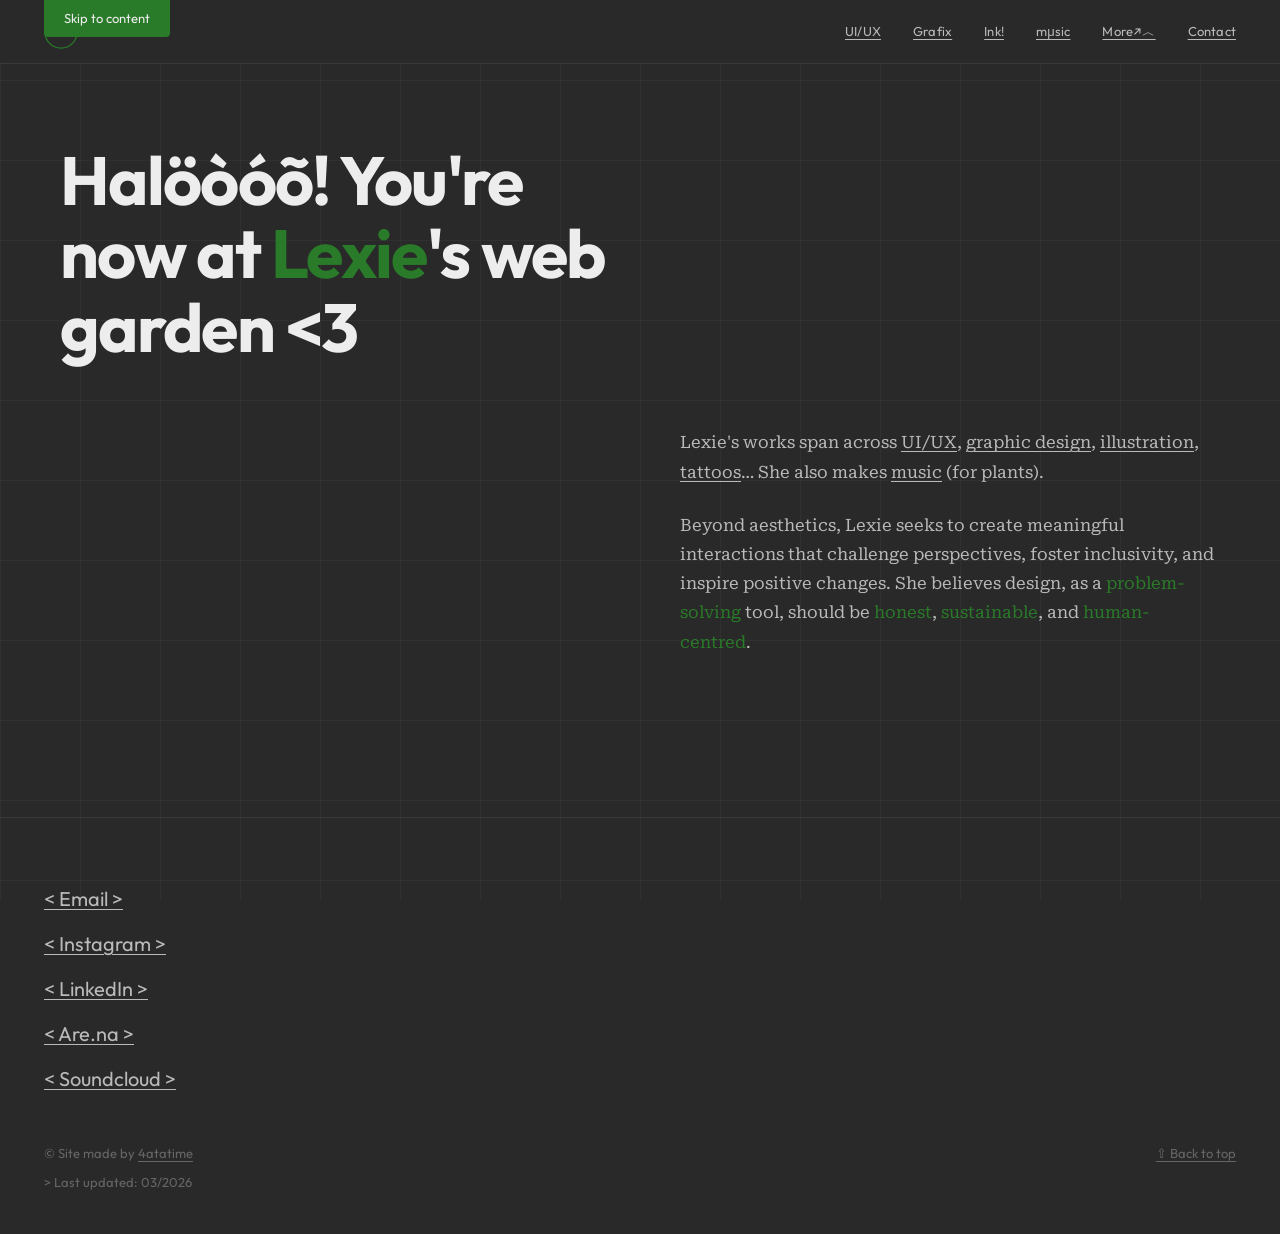
<file: index.html>
<!DOCTYPE html>
<html lang="en">
<head>
  <meta charset="UTF-8">
  <meta name="viewport" content="width=device-width, initial-scale=1.0">
  <title>Lexie Yu — 4atatime</title>
  <meta name="description"
        content="Lexie Yu's web garden — UI/UX, graphic design, illustration, tattoos, music and more.">

  <!-- Open Graph -->
  <meta property="og:title"       content="Lexie Yu — 4atatime">
  <meta property="og:description" content="Lexie's web garden — UI/UX, graphic design, illustration, tattoos, music and more.">
  <meta property="og:type"        content="website">
  <meta property="og:url"         content="https://4atatime.xyz">
  <meta property="og:image"       content="/assets/images/og-image.png">

  <!-- Favicon -->
  <link rel="icon" href="/assets/images/favicon.svg" type="image/svg+xml">

  <!-- CSS -->
  <link rel="stylesheet" href="/css/reset.css">
  <link rel="stylesheet" href="/css/variables.css">
  <link rel="stylesheet" href="/css/global.css">
  <link rel="stylesheet" href="/css/home.css">
</head>
<body>

  <!-- Nav injected here by components.js -->
  <div id="nav-placeholder"></div>

  <div class="page-content">
    <main id="main-content">

      <section class="hero" aria-labelledby="hero-heading">
        <h1 class="hero-heading" id="hero-heading">
          Halöòóõ! You're now at <span class="accent">Lexie</span>'s web garden &lt;3
        </h1>
      </section>

      <section class="bio" aria-label="About Lexie">
        <div class="bio-text">
          <p>
            Lexie's works span across
            <a href="/uiux.html">UI/UX</a>,
            <a href="/grafix.html">graphic design</a>,
            <a href="/grafix.html">illustration</a>,
            <a href="/ink.html">tattoos</a>…
            She also makes <a href="/music.html">music</a> (for plants).
          </p>
          <p>
            Beyond aesthetics, Lexie seeks to create meaningful interactions that challenge
            perspectives, foster inclusivity, and inspire positive changes. She believes design,
            as a <span class="accent">problem-solving</span> tool, should be
            <span class="accent">honest</span>,
            <span class="accent">sustainable</span>, and
            <span class="accent">human-centred</span>.
          </p>
        </div>
      </section>

    </main>

    <!-- Footer injected here by components.js -->
    <div id="footer-placeholder"></div>
  </div>

  <!-- Scripts -->
  <script src="/js/components.js"></script>
  <script src="/js/nav.js"></script>
  <script>
    (function() {
      var hash = window.location.hash;
      if (hash && (hash.indexOf('invite_token=') > -1 || hash.indexOf('recovery_token=') > -1)) {
        window.location.replace('/admin/' + hash);
      }
    })();
  </script>
</body>
</html>
</file>
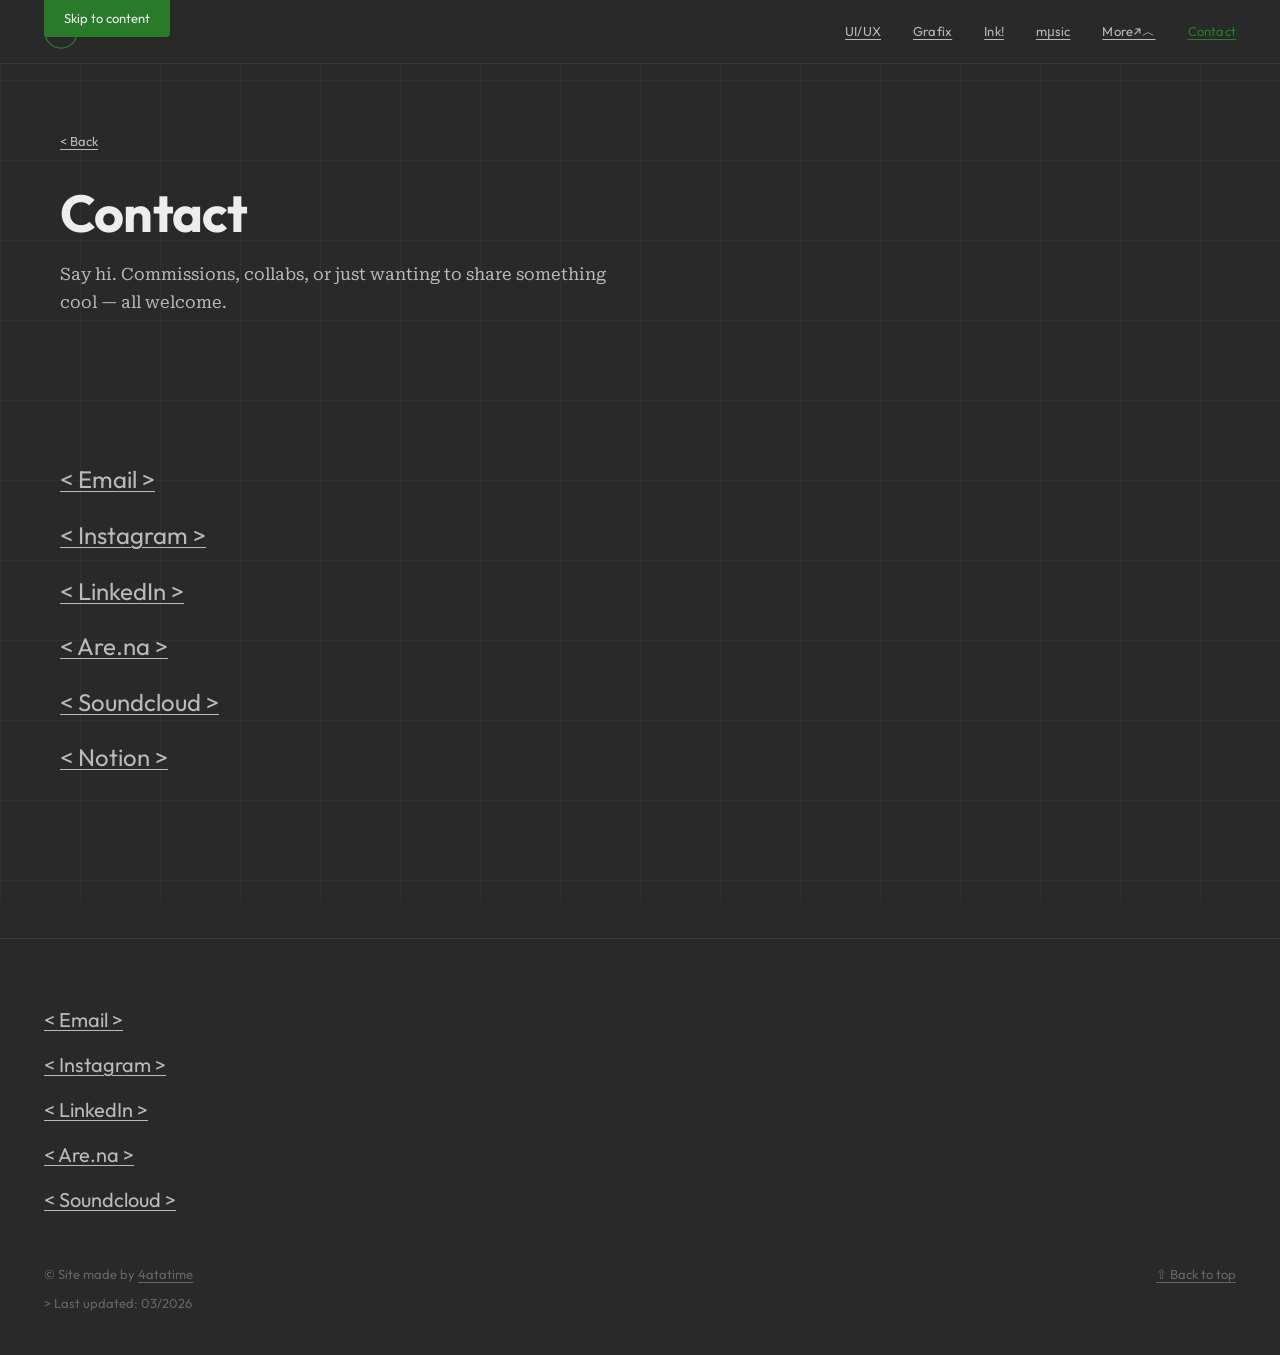
<file: contact.html>
<!DOCTYPE html>
<html lang="en">
<head>
  <meta charset="UTF-8">
  <meta name="viewport" content="width=device-width, initial-scale=1.0">
  <title>Contact — Lexie Yu</title>
  <meta name="description" content="Get in touch with Lexie Yu — email, Instagram, LinkedIn, Are.na, Soundcloud.">
  <link rel="icon" href="/assets/images/favicon.svg" type="image/svg+xml">
  <link rel="stylesheet" href="/css/reset.css">
  <link rel="stylesheet" href="/css/variables.css">
  <link rel="stylesheet" href="/css/global.css">
  <link rel="stylesheet" href="/css/section.css">
</head>
<body>

  <div id="nav-placeholder"></div>

  <div class="page-content">
    <main id="main-content">

      <div class="section-header">
        <a href="/" class="section-back">&lt; Back</a>
        <h1 class="section-title">Contact</h1>
        <p class="section-description">
          Say hi. Commissions, collabs, or just wanting to share something cool — all welcome.
        </p>
      </div>

      <section class="contact-section" aria-label="Contact links">
        <nav class="contact-links" aria-label="Contact and social links">
          <a href="mailto:lexieyu42yce@gmail.com">&lt; Email &gt;</a>
          <a href="https://www.instagram.com/4_atatime_/"
             target="_blank" rel="noopener noreferrer">&lt; Instagram &gt;</a>
          <a href="https://www.linkedin.com/in/lexie-yu-720387260/"
             target="_blank" rel="noopener noreferrer">&lt; LinkedIn &gt;</a>
          <a href="https://www.are.na/4-atatime/channels"
             target="_blank" rel="noopener noreferrer">&lt; Are.na &gt;</a>
          <a href="https://soundcloud.com/lexie-yu-270763808/tracks"
             target="_blank" rel="noopener noreferrer">&lt; Soundcloud &gt;</a>
          <a href="https://www.notion.so/4atatime/Lexie-Yu-4atatime-5d66f27acd654f31a29fca320ad33f63"
             target="_blank" rel="noopener noreferrer">&lt; Notion &gt;</a>
        </nav>
      </section>

    </main>
    <div id="footer-placeholder"></div>
  </div>

  <script src="/js/components.js"></script>
  <script src="/js/nav.js"></script>
</body>
</html>
</file>
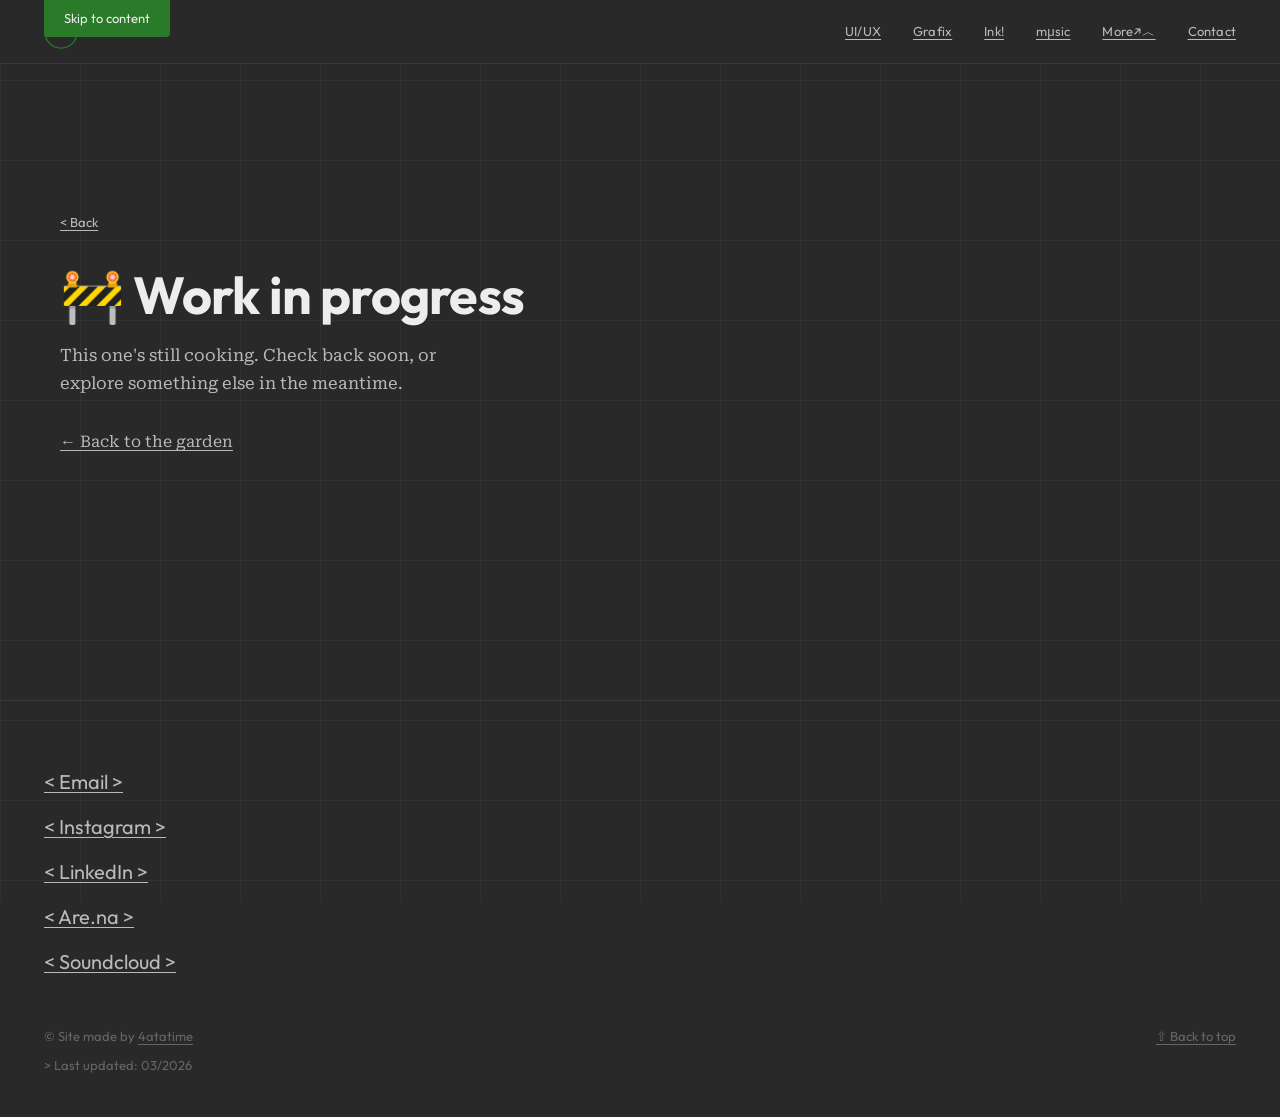
<file: wip.html>
<!DOCTYPE html>
<html lang="en">
<head>
  <meta charset="UTF-8">
  <meta name="viewport" content="width=device-width, initial-scale=1.0">
  <title>Coming Soon — Lexie Yu</title>
  <meta name="description" content="Work in progress — Lexie Yu's web garden.">
  <link rel="icon" href="/assets/images/favicon.svg" type="image/svg+xml">
  <link rel="stylesheet" href="/css/reset.css">
  <link rel="stylesheet" href="/css/variables.css">
  <link rel="stylesheet" href="/css/global.css">
  <link rel="stylesheet" href="/css/section.css">
</head>
<body>

  <div id="nav-placeholder"></div>

  <div class="page-content">
    <main id="main-content">
      <div class="wip-section">
        <a href="/" class="section-back">&lt; Back</a>
        <h1>🚧 Work in progress</h1>
        <p>This one's still cooking. Check back soon, or explore something else in the meantime.</p>
        <a href="/">← Back to the garden</a>
      </div>
    </main>
    <div id="footer-placeholder"></div>
  </div>

  <script src="/js/components.js"></script>
  <script src="/js/nav.js"></script>
</body>
</html>
</file>
<file: css/variables.css>
/* ============================================================
   variables.css — Design Tokens for 4atatime
   ============================================================

   FONTS
   ─────
   Display / Headlines / Nav / Logo → Berliner Grotesk (self-hosted)
   Body / Paragraph / Details       → Roboto Serif (Google Fonts)

   TO USE BERLINER GROTESK:
   1. Purchase a web licence at optimo.ch
   2. Place the .woff2 files in /assets/fonts/
      - BerlinerGrotesk-Regular.woff2
      - BerlinerGrotesk-Medium.woff2
      - BerlinerGrotesk-Bold.woff2
   3. Uncomment the @font-face block below
   Until then, Outfit (Google Fonts) is the visual stand-in.
   ============================================================ */

/* Berliner Grotesk — uncomment once font files are in /assets/fonts/ */
/*
@font-face {
  font-family: 'Berliner Grotesk';
  src: url('../assets/fonts/BerlinerGrotesk-Regular.woff2') format('woff2');
  font-weight: 400;
  font-style: normal;
  font-display: swap;
}
@font-face {
  font-family: 'Berliner Grotesk';
  src: url('../assets/fonts/BerlinerGrotesk-Medium.woff2') format('woff2');
  font-weight: 500;
  font-style: normal;
  font-display: swap;
}
@font-face {
  font-family: 'Berliner Grotesk';
  src: url('../assets/fonts/BerlinerGrotesk-Bold.woff2') format('woff2');
  font-weight: 700;
  font-style: normal;
  font-display: swap;
}
*/

:root {
  /* ── Colors ─────────────────────────────── */
  --color-bg:        #292929;
  --color-text:      #BABABA;
  --color-accent:    #2A7B29;
  --color-white:     #EDEDED;
  --color-black:     #141414;
  --color-muted:     rgba(186, 186, 186, 0.42);
  --color-border:    rgba(186, 186, 186, 0.11);
  --color-nav-bg:    rgba(41, 41, 41, 0.88);

  /* ── Fonts ───────────────────────────────── */
  /* Swap 'Berliner Grotesk' to front once font files are in assets/fonts/ */
  --font-display: 'Berliner Grotesk', 'Outfit', 'DM Sans', sans-serif;
  --font-body:    'Roboto Serif', Georgia, 'Times New Roman', serif;

  /* ── Type Scale ──────────────────────────── */
  --text-xs:   0.6875rem; /*  11px */
  --text-sm:   0.8125rem; /*  13px */
  --text-base: 1rem;      /*  16px */
  --text-md:   1.0625rem; /*  17px */
  --text-lg:   1.25rem;   /*  20px */
  --text-xl:   1.5rem;    /*  24px */
  --text-2xl:  2.25rem;   /*  36px */
  --text-3xl:  3.25rem;   /*  52px */
  --text-4xl:  4.25rem;   /*  68px */

  /* ── Spacing ─────────────────────────────── */
  --sp-1:  0.25rem;   /*  4px */
  --sp-2:  0.5rem;    /*  8px */
  --sp-3:  0.75rem;   /* 12px */
  --sp-4:  1rem;      /* 16px */
  --sp-5:  1.25rem;   /* 20px */
  --sp-6:  1.5rem;    /* 24px */
  --sp-8:  2rem;      /* 32px */
  --sp-10: 2.5rem;    /* 40px */
  --sp-12: 3rem;      /* 48px */
  --sp-16: 4rem;      /* 64px */
  --sp-20: 5rem;      /* 80px */
  --sp-24: 6rem;      /* 96px */

  /* ── Layout ──────────────────────────────── */
  --nav-height:   64px;
  --max-width:    1160px;
  --page-pad:     clamp(1.25rem, 4.5vw, 2.75rem);

  /* ── Grid background ─────────────────────── */
  --grid-size:    80px;
  --grid-color:   rgba(186, 186, 186, 0.055);

  /* ── Transitions ─────────────────────────── */
  --ease-fast:    140ms ease;
  --ease-base:    240ms ease;
  --ease-slow:    420ms cubic-bezier(0.16, 1, 0.3, 1);
}

/* ── Tablet (≤ 1024px) ───────────────────────── */
@media (max-width: 1024px) {
  :root {
    --grid-size:  56px;
    --text-3xl:   2.625rem;
    --text-4xl:   3.25rem;
  }
}

/* ── Mobile (≤ 640px) ────────────────────────── */
@media (max-width: 640px) {
  :root {
    --grid-size:  40px;
    --nav-height: 56px;
    --text-2xl:   1.75rem;
    --text-3xl:   2.125rem;
    --text-4xl:   2.5rem;
  }
}
</file>
<file: css/global.css>
/* ============================================================
   global.css — Shared styles: body, nav, footer, typography
   ============================================================ */

/* Google Fonts — Roboto Serif (body) + Outfit (display fallback) */
@import url('https://fonts.googleapis.com/css2?family=Outfit:wght@300;400;500;700&family=Roboto+Serif:ital,opsz,wght@0,8..144,300;0,8..144,400;0,8..144,500;1,8..144,300;1,8..144,400&display=swap');

/* ── Base ──────────────────────────────────────────────── */

body {
  background-color: var(--color-bg);
  color: var(--color-text);
  font-family: var(--font-body);
  font-size: var(--text-base);
  line-height: 1.65;
  position: relative;
}

/* Fixed grid background — CSS only, zero performance cost */
body::before {
  content: '';
  position: fixed;
  inset: 0;
  background-image:
    linear-gradient(var(--grid-color) 1px, transparent 1px),
    linear-gradient(90deg, var(--grid-color) 1px, transparent 1px);
  background-size: var(--grid-size) var(--grid-size);
  pointer-events: none;
  z-index: 0;
}

/* Everything sits above the grid */
body > * {
  position: relative;
  z-index: 1;
}

/* ── Skip navigation (accessibility) ──────────────────── */

.skip-nav {
  position: absolute;
  top: -120%;
  left: var(--page-pad);
  background: var(--color-accent);
  color: var(--color-white);
  padding: var(--sp-2) var(--sp-5);
  font-family: var(--font-display);
  font-size: var(--text-sm);
  text-decoration: none;
  border-radius: 0 0 4px 4px;
  z-index: 300;
  transition: top var(--ease-fast);
}
.skip-nav:focus {
  top: 0;
}

/* ── Links ─────────────────────────────────────────────── */

a {
  color: var(--color-text);
  text-decoration: underline;
  text-underline-offset: 3px;
  text-decoration-thickness: 1px;
  transition: color var(--ease-fast);
}

a:hover {
  color: var(--color-accent);
}

a:active {
  color: var(--color-accent);
  font-weight: 600;
}

a:focus-visible {
  outline: 2px solid var(--color-accent);
  outline-offset: 3px;
  border-radius: 2px;
}

/* ── Navigation ────────────────────────────────────────── */

.site-nav {
  position: fixed;
  top: 0;
  left: 0;
  right: 0;
  height: var(--nav-height);
  background: var(--color-nav-bg);
  backdrop-filter: blur(14px);
  -webkit-backdrop-filter: blur(14px);
  border-bottom: 1px solid var(--color-border);
  display: flex;
  align-items: center;
  justify-content: space-between;
  padding: 0 var(--page-pad);
  z-index: 100;
}

/* Slightly stronger border on scroll — toggled by nav.js */
.site-nav.is-scrolled {
  border-bottom-color: rgba(186, 186, 186, 0.2);
}

.nav-logo {
  display: flex;
  align-items: center;
  text-decoration: none;
  flex-shrink: 0;
  transition: opacity var(--ease-fast);
}
.nav-logo:hover {
  opacity: 0.75;
}
.nav-logo img {
  height: 34px;
  width: auto;
}
/* Fallback text if logo image not found */
.nav-logo-text {
  font-family: var(--font-display);
  font-size: var(--text-lg);
  font-weight: 700;
  color: var(--color-accent);
  text-decoration: none;
}

.nav-links {
  display: flex;
  align-items: center;
  gap: var(--sp-8);
}

.nav-links a {
  font-family: var(--font-display);
  font-size: var(--text-sm);
  font-weight: 400;
  letter-spacing: 0.015em;
  white-space: nowrap;
  text-decoration: underline;
  text-underline-offset: 3px;
}

.nav-links a[aria-current="page"] {
  color: var(--color-accent);
}

/* ── Hamburger button (hidden on desktop) ──────────────── */

.nav-hamburger {
  display: none;
  flex-direction: column;
  justify-content: center;
  gap: 5px;
  width: 40px;
  height: 40px;
  background: none;
  border: none;
  cursor: pointer;
  padding: var(--sp-2);
  margin-right: calc(var(--sp-2) * -1);
}

.nav-hamburger span {
  display: block;
  height: 1.5px;
  width: 22px;
  background: var(--color-text);
  transition:
    transform var(--ease-base),
    opacity   var(--ease-base),
    width     var(--ease-base);
  transform-origin: center;
}

/* Animate to × */
.nav-hamburger[aria-expanded="true"] span:nth-child(1) {
  transform: translateY(6.5px) rotate(45deg);
}
.nav-hamburger[aria-expanded="true"] span:nth-child(2) {
  opacity: 0;
  width: 0;
}
.nav-hamburger[aria-expanded="true"] span:nth-child(3) {
  transform: translateY(-6.5px) rotate(-45deg);
}

/* ── Mobile slide-down menu ────────────────────────────── */

.nav-mobile-menu {
  position: fixed;
  top: var(--nav-height);
  left: 0;
  right: 0;
  background: var(--color-nav-bg);
  backdrop-filter: blur(14px);
  -webkit-backdrop-filter: blur(14px);
  border-bottom: 1px solid var(--color-border);
  padding: var(--sp-6) var(--page-pad) var(--sp-10);
  display: flex;
  flex-direction: column;
  gap: var(--sp-5);
  /* Hidden state */
  transform: translateY(-12px);
  opacity: 0;
  pointer-events: none;
  visibility: hidden;
  transition:
    transform    var(--ease-slow),
    opacity      var(--ease-slow),
    visibility   0s var(--ease-slow);
  z-index: 99;
}

.nav-mobile-menu.is-open {
  transform: translateY(0);
  opacity: 1;
  pointer-events: all;
  visibility: visible;
  transition:
    transform  var(--ease-slow),
    opacity    var(--ease-slow),
    visibility 0s;
}

.nav-mobile-label {
  font-family: var(--font-display);
  font-size: var(--text-xs);
  letter-spacing: 0.14em;
  text-transform: uppercase;
  color: var(--color-muted);
  text-decoration: none;
  margin-bottom: var(--sp-1);
}

.nav-mobile-menu a {
  font-family: var(--font-display);
  font-size: var(--text-xl);
  font-weight: 400;
  text-decoration: underline;
  text-underline-offset: 4px;
}

.nav-mobile-menu a[aria-current="page"] {
  color: var(--color-accent);
}

/* ── Page Layout ───────────────────────────────────────── */

.page-content {
  padding-top: var(--nav-height);
  min-height: 100vh;
  display: flex;
  flex-direction: column;
}

main {
  flex: 1;
}

/* ── Footer ─────────────────────────────────────────────── */

.site-footer {
  padding: var(--sp-16) var(--page-pad) var(--sp-10);
  border-top: 1px solid var(--color-border);
  margin-top: var(--sp-24);
}

.footer-social {
  display: flex;
  flex-direction: column;
  gap: var(--sp-3);
  margin-bottom: var(--sp-12);
}

.footer-social a {
  font-family: var(--font-display);
  font-size: var(--text-lg);
  font-weight: 400;
  width: fit-content;
}

.footer-meta {
  display: flex;
  justify-content: space-between;
  align-items: flex-end;
  gap: var(--sp-4);
  flex-wrap: wrap;
}

.footer-meta-left {
  font-family: var(--font-display);
  font-size: var(--text-sm);
  color: var(--color-muted);
}

.footer-meta-left a {
  color: var(--color-muted);
}
.footer-meta-left a:hover {
  color: var(--color-accent);
}

.back-to-top {
  font-family: var(--font-display);
  font-size: var(--text-sm);
  color: var(--color-muted) !important;
  text-decoration: underline;
}
.back-to-top:hover {
  color: var(--color-accent) !important;
}

.footer-updated {
  font-family: var(--font-display);
  font-size: var(--text-sm);
  color: var(--color-muted);
  margin-top: var(--sp-2);
}

/* ── Typography helpers ────────────────────────────────── */

.accent {
  color: var(--color-accent);
}

h1, h2, h3, h4, h5, h6 {
  font-family: var(--font-display);
  font-weight: 700;
  line-height: 1.15;
  letter-spacing: -0.015em;
}

/* ── Responsive ────────────────────────────────────────── */

@media (max-width: 768px) {
  .nav-links {
    display: none;
  }
  .nav-hamburger {
    display: flex;
  }
  .site-footer {
    margin-top: var(--sp-16);
    padding-top: var(--sp-12);
  }
  .footer-meta {
    flex-direction: column;
    align-items: flex-start;
    gap: var(--sp-3);
  }
}

@media (max-width: 400px) {
  .footer-social a {
    font-size: var(--text-base);
  }
}
</file>
<file: css/home.css>
/* ============================================================
   home.css — Homepage styles
   ============================================================ */

/* ── Hero ──────────────────────────────────────────────── */

.hero {
  padding: var(--sp-20) var(--page-pad) var(--sp-16);
  max-width: calc(var(--max-width) + var(--page-pad) * 2);
  margin: 0 auto;
}

.hero-heading {
  font-size: var(--text-4xl);
  font-weight: 700;
  line-height: 1.08;
  letter-spacing: -0.025em;
  max-width: 13ch;
  color: var(--color-white);
}

/* ── Bio ───────────────────────────────────────────────── */

.bio {
  padding: 0 var(--page-pad) var(--sp-16);
  max-width: calc(var(--max-width) + var(--page-pad) * 2);
  margin: 0 auto;
  display: grid;
  grid-template-columns: 1fr 1fr;
  gap: 0 var(--sp-20);
}

/* Mirrors Framer layout — text in right column */
.bio-text {
  grid-column: 2;
  font-size: var(--text-md);
  line-height: 1.72;
  font-weight: 400;
}

.bio-text p + p {
  margin-top: var(--sp-6);
}

/* ── Responsive ────────────────────────────────────────── */

@media (max-width: 900px) {
  .bio {
    grid-template-columns: 1fr;
    gap: 0;
  }
  .bio-text {
    grid-column: 1;
    max-width: 62ch;
  }
  .hero-heading {
    font-size: var(--text-3xl);
    max-width: none;
  }
}

@media (max-width: 640px) {
  .hero {
    padding: var(--sp-10) var(--page-pad) var(--sp-8);
  }
  .hero-heading {
    font-size: var(--text-2xl);
  }
  .bio {
    padding-bottom: var(--sp-8);
  }
  .bio-text {
    font-size: var(--text-base);
  }
}
</file>
<file: css/section.css>
/* ============================================================
   section.css — Section index pages: UI/UX, Grafix, Ink!, Music
   ============================================================ */

/* ── Section Header ────────────────────────────────────── */

.section-header {
  padding: var(--sp-16) var(--page-pad) var(--sp-10);
  max-width: calc(var(--max-width) + var(--page-pad) * 2);
  margin: 0 auto;
}

.section-back {
  display: inline-flex;
  align-items: center;
  gap: var(--sp-2);
  font-family: var(--font-display);
  font-size: var(--text-sm);
  margin-bottom: var(--sp-8);
  text-decoration: underline;
  text-underline-offset: 3px;
}

.section-title {
  font-size: var(--text-3xl);
  color: var(--color-white);
  margin-bottom: var(--sp-4);
}

.section-description {
  font-family: var(--font-body);
  font-size: var(--text-md);
  max-width: 58ch;
  line-height: 1.65;
  color: var(--color-text);
}

/* ── Projects table ────────────────────────────────────── */

.projects-section {
  max-width: calc(var(--max-width) + var(--page-pad) * 2);
  margin: 0 auto;
  padding: 0 var(--page-pad) var(--sp-16);
}

/* Column headers row */
.projects-col-headers {
  display: grid;
  grid-template-columns: 110px 1fr 200px;
  gap: var(--sp-8);
  padding: var(--sp-3) 0 var(--sp-3);
  border-bottom: 1px solid var(--color-border);
}

.projects-col-headers span {
  font-family: var(--font-display);
  font-size: var(--text-xs);
  letter-spacing: 0.1em;
  text-transform: uppercase;
  color: var(--color-muted);
}

/* ── Project row ───────────────────────────────────────── */

.project-row {
  display: grid;
  grid-template-columns: 110px 1fr 200px;
  gap: var(--sp-8);
  padding: var(--sp-8) 0;
  border-bottom: 1px solid var(--color-border);
  align-items: start;
}

/* When column */
.project-when {
  font-family: var(--font-display);
  font-size: var(--text-sm);
  color: var(--color-muted);
  line-height: 1.4;
  padding-top: 3px;
}

/* Main project card */
.project-main {
  display: flex;
  flex-direction: column;
  gap: var(--sp-4);
}

.project-image-link {
  display: block;
  overflow: hidden;
  text-decoration: none;
  border: 1px solid var(--color-border);
}

.project-image {
  width: 100%;
  aspect-ratio: 16 / 10;
  object-fit: cover;
  display: block;
  background-color: var(--color-black);
  transition: transform var(--ease-slow), opacity var(--ease-base);
}

.project-image-link:hover .project-image {
  transform: scale(1.018);
  opacity: 0.88;
}

.project-meta {
  display: flex;
  flex-direction: column;
  gap: var(--sp-2);
}

/* Tags */
.project-tags {
  display: flex;
  flex-wrap: wrap;
  gap: var(--sp-2);
}

.tag {
  font-family: var(--font-display);
  font-size: var(--text-xs);
  color: var(--color-muted);
  border: 1px solid var(--color-border);
  padding: 2px var(--sp-3);
  border-radius: 2px;
  letter-spacing: 0.03em;
  white-space: nowrap;
}

/* Title */
.project-title-link {
  text-decoration: none;
  display: inline-block;
}
.project-title-link:hover .project-title {
  color: var(--color-accent);
}

.project-title {
  font-family: var(--font-display);
  font-size: var(--text-lg);
  font-weight: 500;
  color: var(--color-white);
  letter-spacing: -0.01em;
  transition: color var(--ease-fast);
}

/* Description */
.project-description {
  font-family: var(--font-body);
  font-size: var(--text-sm);
  line-height: 1.6;
  color: var(--color-text);
  max-width: 60ch;
}

/* Update log column */
.project-log {
  font-family: var(--font-display);
  color: var(--color-muted);
  padding-top: 3px;
}

.log-entry {
  display: flex;
  flex-direction: column;
  gap: 3px;
  margin-bottom: var(--sp-4);
}
.log-entry:last-child {
  margin-bottom: 0;
}

.log-date {
  font-size: var(--text-xs);
  color: var(--color-accent);
  letter-spacing: 0.02em;
}

.log-text {
  font-size: var(--text-xs);
  color: var(--color-muted);
  line-height: 1.45;
}

/* Loading / empty state */
.projects-loading {
  padding: var(--sp-20) 0;
  text-align: center;
  font-family: var(--font-display);
  font-size: var(--text-sm);
  color: var(--color-muted);
  letter-spacing: 0.03em;
}

/* ── Contact page ──────────────────────────────────────── */

.contact-section {
  padding: var(--sp-16) var(--page-pad) var(--sp-16);
  max-width: calc(var(--max-width) + var(--page-pad) * 2);
  margin: 0 auto;
}

.contact-links {
  display: flex;
  flex-direction: column;
  gap: var(--sp-4);
  margin-top: var(--sp-10);
}

.contact-links a {
  font-family: var(--font-display);
  font-size: var(--text-xl);
  font-weight: 400;
  width: fit-content;
}

/* ── WIP page ──────────────────────────────────────────── */

.wip-section {
  padding: var(--sp-24) var(--page-pad);
  max-width: calc(var(--max-width) + var(--page-pad) * 2);
  margin: 0 auto;
  min-height: 60vh;
  display: flex;
  flex-direction: column;
  justify-content: center;
}

.wip-section h1 {
  font-size: var(--text-3xl);
  color: var(--color-white);
  margin-bottom: var(--sp-4);
}

.wip-section p {
  font-size: var(--text-md);
  color: var(--color-text);
  margin-bottom: var(--sp-8);
  max-width: 44ch;
}

/* ── Responsive ────────────────────────────────────────── */

@media (max-width: 900px) {
  .projects-col-headers {
    grid-template-columns: 80px 1fr 160px;
    gap: var(--sp-6);
  }
  .project-row {
    grid-template-columns: 80px 1fr 160px;
    gap: var(--sp-6);
  }
  .project-log {
    font-size: var(--text-xs);
  }
}

@media (max-width: 640px) {
  /* Stack everything on mobile */
  .projects-col-headers {
    display: none;
  }

  .project-row {
    grid-template-columns: 1fr;
    grid-template-rows: auto;
    gap: var(--sp-3);
    padding: var(--sp-6) 0;
  }

  .project-when {
    order: 1;
    padding-top: 0;
  }

  .project-main {
    order: 2;
  }

  .project-image {
    aspect-ratio: 16 / 9;
  }

  .project-log {
    order: 3;
    padding: var(--sp-3) 0 0;
    border-top: 1px solid var(--color-border);
    padding-top: var(--sp-3);
    margin-top: var(--sp-1);
  }

  .section-title {
    font-size: var(--text-2xl);
  }

  .contact-links a {
    font-size: var(--text-lg);
  }
}
</file>
